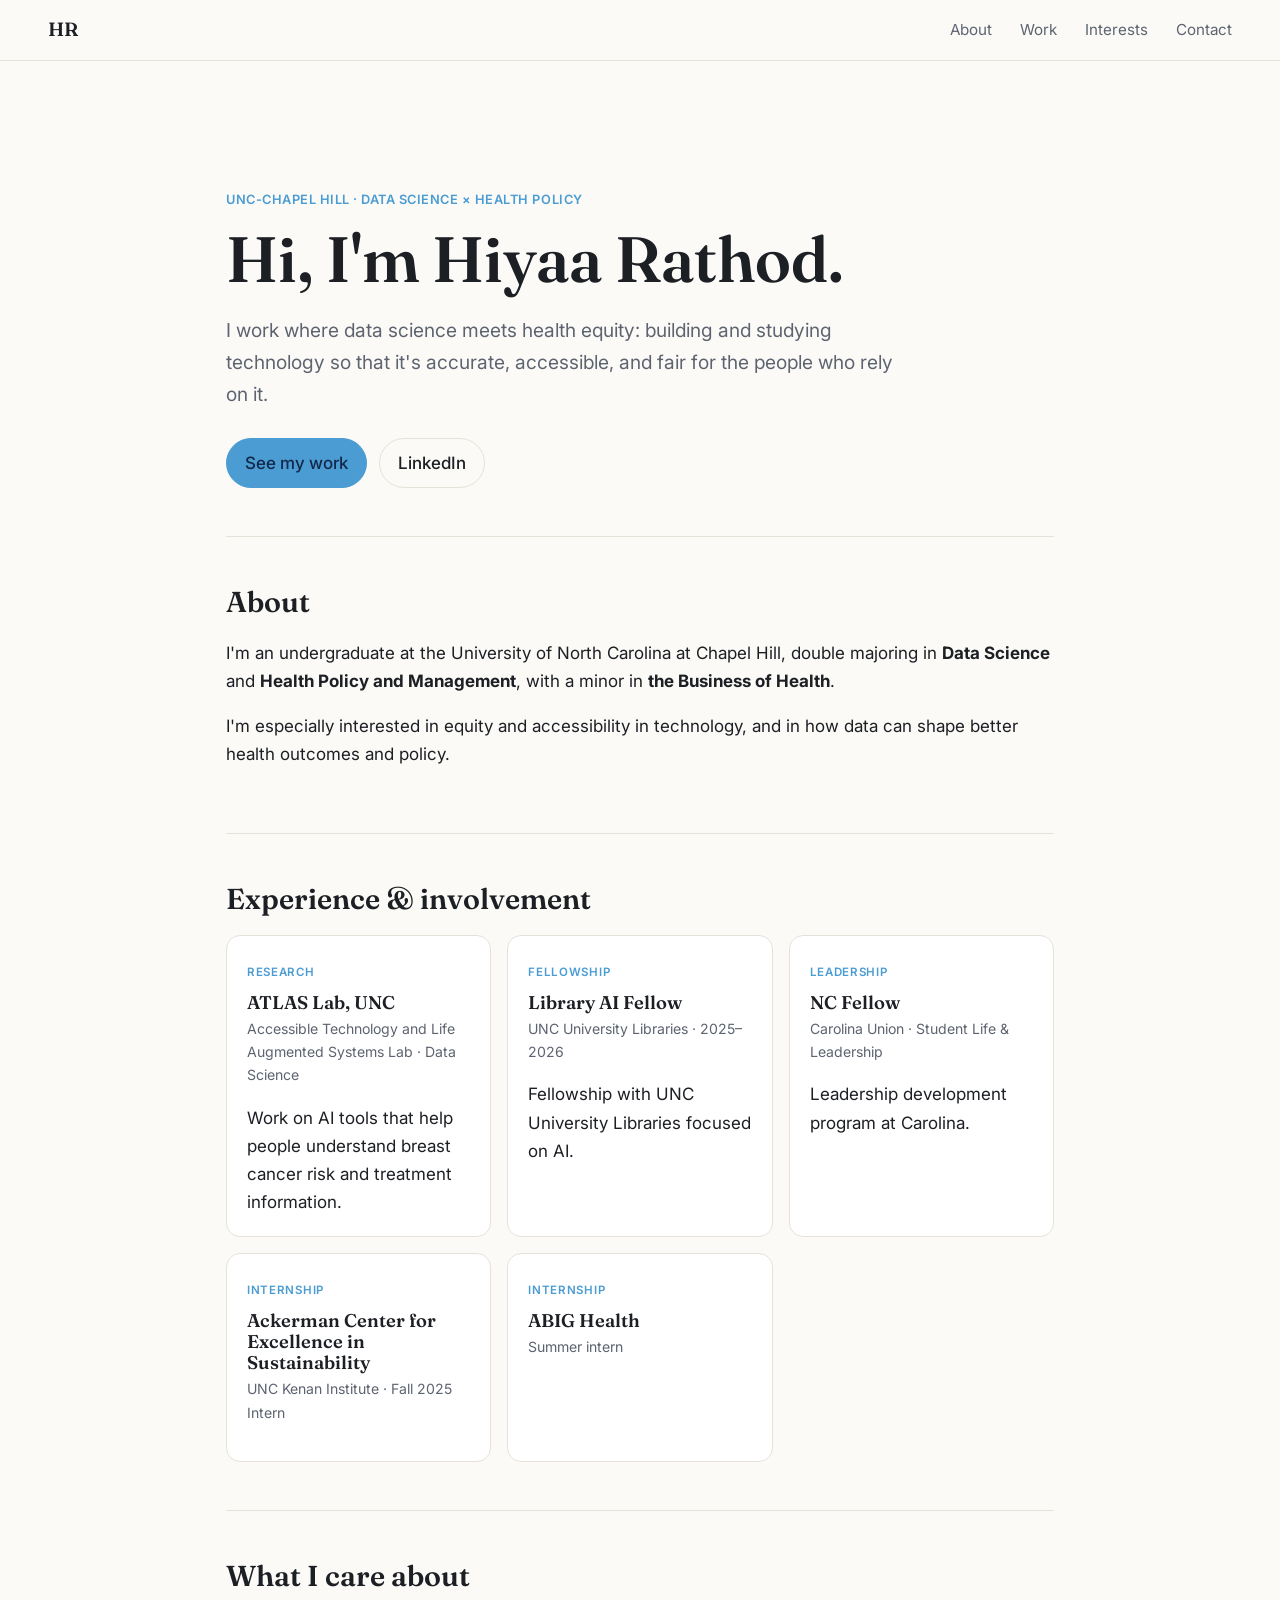
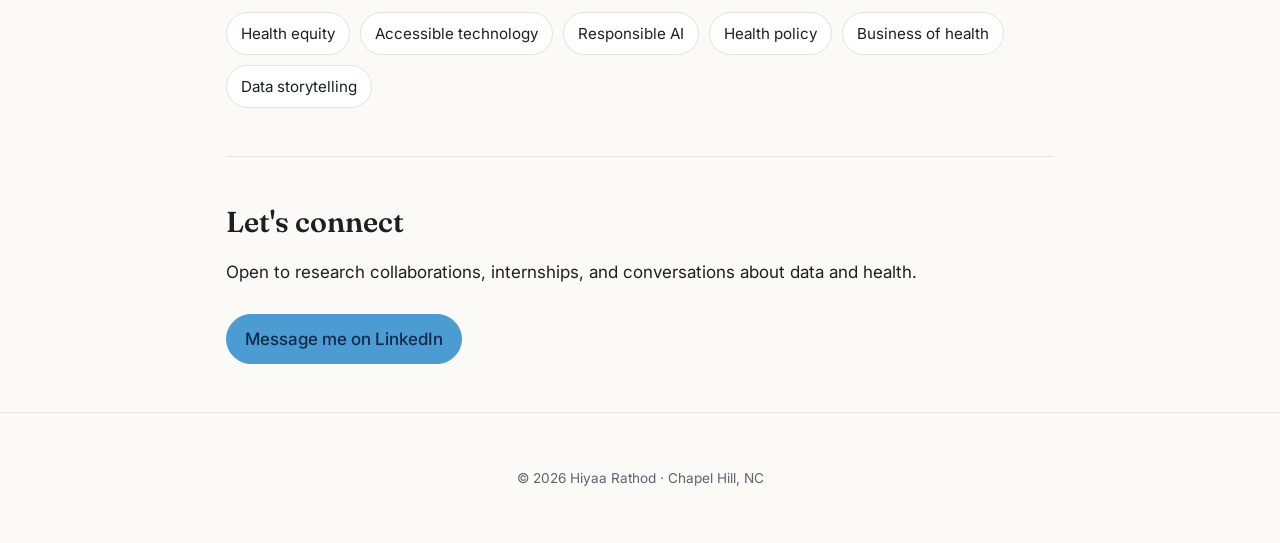
<file: index.html>
<!doctype html>
<html lang="en">
<head>
  <meta charset="utf-8">
  <meta name="viewport" content="width=device-width, initial-scale=1">
  <title>Hiyaa Rathod</title>
  <meta name="description" content="Hiyaa Rathod — Data Science and Health Policy & Management student at UNC-Chapel Hill.">
  <link rel="preconnect" href="https://fonts.googleapis.com">
  <link rel="preconnect" href="https://fonts.gstatic.com" crossorigin>
  <link href="https://fonts.googleapis.com/css2?family=Fraunces:opsz,wght@9..144,500;9..144,600&family=Inter:wght@400;500;600&display=swap" rel="stylesheet">
  <link rel="stylesheet" href="styles.css">
</head>
<body>
  <header class="site-header">
    <a class="logo" href="#top">HR</a>
    <nav>
      <a href="#about">About</a>
      <a href="#work">Work</a>
      <a href="#interests">Interests</a>
      <a href="#contact">Contact</a>
    </nav>
  </header>

  <main id="top">
    <section class="hero">
      <p class="eyebrow">UNC-Chapel Hill · Data Science × Health Policy</p>
      <h1>Hi, I'm Hiyaa Rathod.</h1>
      <p class="lede">
        I work where data science meets health equity: building and studying
        technology so that it's accurate, accessible, and fair for the people who rely on it.
      </p>
      <div class="cta">
        <a class="btn primary" href="#work">See my work</a>
        <a class="btn" href="https://www.linkedin.com/in/hiyaa-rathod-34679525b/" target="_blank" rel="noopener">LinkedIn</a>
      </div>
    </section>

    <section id="about" class="section">
      <h2>About</h2>
      <p>
        I'm an undergraduate at the University of North Carolina at Chapel Hill, double majoring in
        <strong>Data Science</strong> and <strong>Health Policy and Management</strong>, with a minor in
        <strong>the Business of Health</strong>.
      </p>
      <p>
        <!-- TODO: add a personal line or two: hometown, class year, what got you into health + data. -->
        I'm especially interested in equity and accessibility in technology, and in how data can shape
        better health outcomes and policy.
      </p>
    </section>

    <section id="work" class="section">
      <h2>Experience &amp; involvement</h2>
      <ul class="cards">
        <li class="card">
          <span class="tag">Research</span>
          <h3>ATLAS Lab, UNC</h3>
          <p class="meta">Accessible Technology and Life Augmented Systems Lab · Data Science</p>
          <p>Work on AI tools that help people understand breast cancer risk and treatment information.</p>
        </li>
        <li class="card">
          <span class="tag">Fellowship</span>
          <h3>Library AI Fellow</h3>
          <p class="meta">UNC University Libraries · 2025–2026</p>
          <p><!-- TODO: describe your fellowship project --> Fellowship with UNC University Libraries focused on AI.</p>
        </li>
        <li class="card">
          <span class="tag">Leadership</span>
          <h3>NC Fellow</h3>
          <p class="meta">Carolina Union · Student Life &amp; Leadership</p>
          <p><!-- TODO: what you've done / learned through NC Fellows --> Leadership development program at Carolina.</p>
        </li>
        <li class="card">
          <span class="tag">Internship</span>
          <h3>Ackerman Center for Excellence in Sustainability</h3>
          <p class="meta">UNC Kenan Institute · Fall 2025 Intern</p>
          <p><!-- TODO: add project details --></p>
        </li>
        <li class="card">
          <span class="tag">Internship</span>
          <h3>ABIG Health</h3>
          <p class="meta">Summer intern <!-- TODO: confirm year and role --></p>
          <p><!-- TODO: add what you worked on --></p>
        </li>
      </ul>
    </section>

    <section id="interests" class="section">
      <h2>What I care about</h2>
      <ul class="pills">
        <li>Health equity</li>
        <li>Accessible technology</li>
        <li>Responsible AI</li>
        <li>Health policy</li>
        <li>Business of health</li>
        <li>Data storytelling</li>
      </ul>
    </section>

    <section id="contact" class="section contact">
      <h2>Let's connect</h2>
      <p>Open to research collaborations, internships, and conversations about data and health.</p>
      <div class="cta">
        <a class="btn primary" href="https://www.linkedin.com/in/hiyaa-rathod-34679525b/" target="_blank" rel="noopener">Message me on LinkedIn</a>
        <!-- TODO: add email / resume link if you want them public -->
        <!-- <a class="btn" href="mailto:you@example.com">Email</a> -->
        <!-- <a class="btn" href="resume.pdf">Résumé</a> -->
      </div>
    </section>
  </main>

  <footer class="site-footer">
    <p>© <span id="year"></span> Hiyaa Rathod · Chapel Hill, NC</p>
  </footer>

  <script>document.getElementById('year').textContent = new Date().getFullYear();</script>
</body>
</html>
</file>
<file: styles.css>
:root {
  --bg: #fbfaf7;
  --surface: #ffffff;
  --text: #1c1f24;
  --muted: #5d6470;
  --line: #e6e2da;
  --accent: #4b9cd3; /* Carolina blue */
  --accent-ink: #13294b; /* navy */
  --radius: 14px;
}

@media (prefers-color-scheme: dark) {
  :root {
    --bg: #0f1218;
    --surface: #171b23;
    --text: #e9ecf1;
    --muted: #a0a8b5;
    --line: #2a303b;
    --accent: #7bb8e3;
    --accent-ink: #0f1218;
  }
}

* { box-sizing: border-box; }
html { scroll-behavior: smooth; }
body {
  margin: 0;
  background: var(--bg);
  color: var(--text);
  font: 400 17px/1.65 "Inter", system-ui, sans-serif;
}

a { color: inherit; }
h1, h2, h3 { font-family: "Fraunces", Georgia, serif; font-weight: 600; line-height: 1.15; }

.site-header {
  position: sticky; top: 0; z-index: 10;
  display: flex; justify-content: space-between; align-items: center;
  padding: 14px clamp(16px, 5vw, 48px);
  background: color-mix(in srgb, var(--bg) 85%, transparent);
  backdrop-filter: blur(8px);
  border-bottom: 1px solid var(--line);
}
.logo { font-family: "Fraunces", serif; font-weight: 600; text-decoration: none; font-size: 1.2rem; }
nav { display: flex; gap: clamp(12px, 3vw, 28px); }
nav a { text-decoration: none; color: var(--muted); font-size: .95rem; }
nav a:hover { color: var(--text); }

main { max-width: 860px; margin: 0 auto; padding: 0 16px; }

.hero { padding: clamp(64px, 12vw, 128px) 0 48px; }
.eyebrow { color: var(--accent); font-weight: 600; letter-spacing: .04em; text-transform: uppercase; font-size: .8rem; margin: 0 0 12px; }
.hero h1 { font-size: clamp(2.4rem, 7vw, 4rem); margin: 0 0 20px; }
.lede { font-size: 1.2rem; color: var(--muted); max-width: 36em; margin: 0; }

.cta { display: flex; flex-wrap: wrap; gap: 12px; margin-top: 28px; }
.btn {
  display: inline-block; padding: 10px 18px; border-radius: 999px;
  border: 1px solid var(--line); text-decoration: none; font-weight: 500;
  transition: border-color .15s, transform .15s;
}
.btn:hover { border-color: var(--accent); transform: translateY(-1px); }
.btn.primary { background: var(--accent); border-color: var(--accent); color: var(--accent-ink); }

.section { padding: 48px 0; border-top: 1px solid var(--line); }
.section h2 { font-size: 1.8rem; margin: 0 0 20px; }

.cards { list-style: none; padding: 0; margin: 0; display: grid; gap: 16px; grid-template-columns: repeat(auto-fit, minmax(240px, 1fr)); }
.card { background: var(--surface); border: 1px solid var(--line); border-radius: var(--radius); padding: 20px; }
.card h3 { margin: 8px 0 4px; font-size: 1.15rem; }
.card .meta { color: var(--muted); font-size: .88rem; margin: 0 0 8px; }
.card p:last-child { margin-bottom: 0; }
.tag { font-size: .72rem; font-weight: 600; text-transform: uppercase; letter-spacing: .06em; color: var(--accent); }

.pills { list-style: none; padding: 0; margin: 0; display: flex; flex-wrap: wrap; gap: 10px; }
.pills li { padding: 8px 14px; border: 1px solid var(--line); border-radius: 999px; background: var(--surface); font-size: .95rem; }

.site-footer { text-align: center; color: var(--muted); font-size: .85rem; padding: 40px 16px; border-top: 1px solid var(--line); }
</file>
